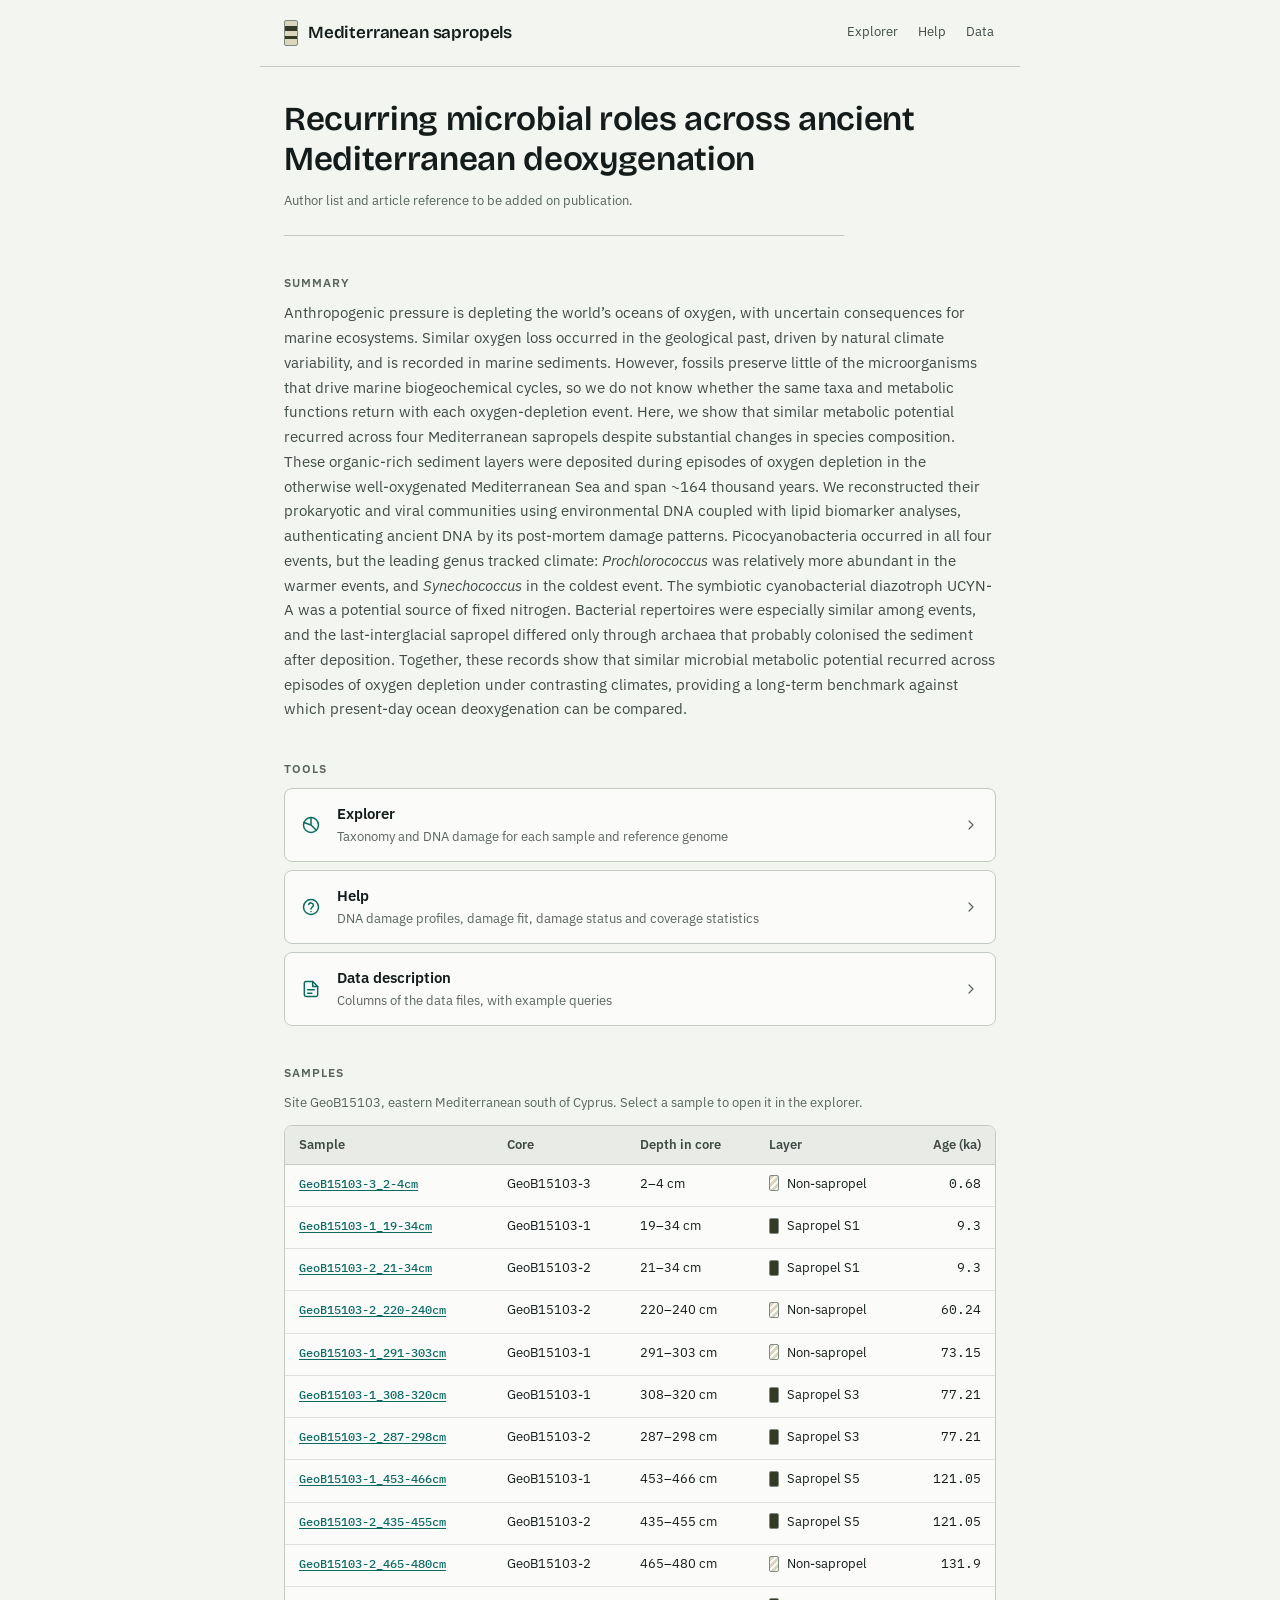
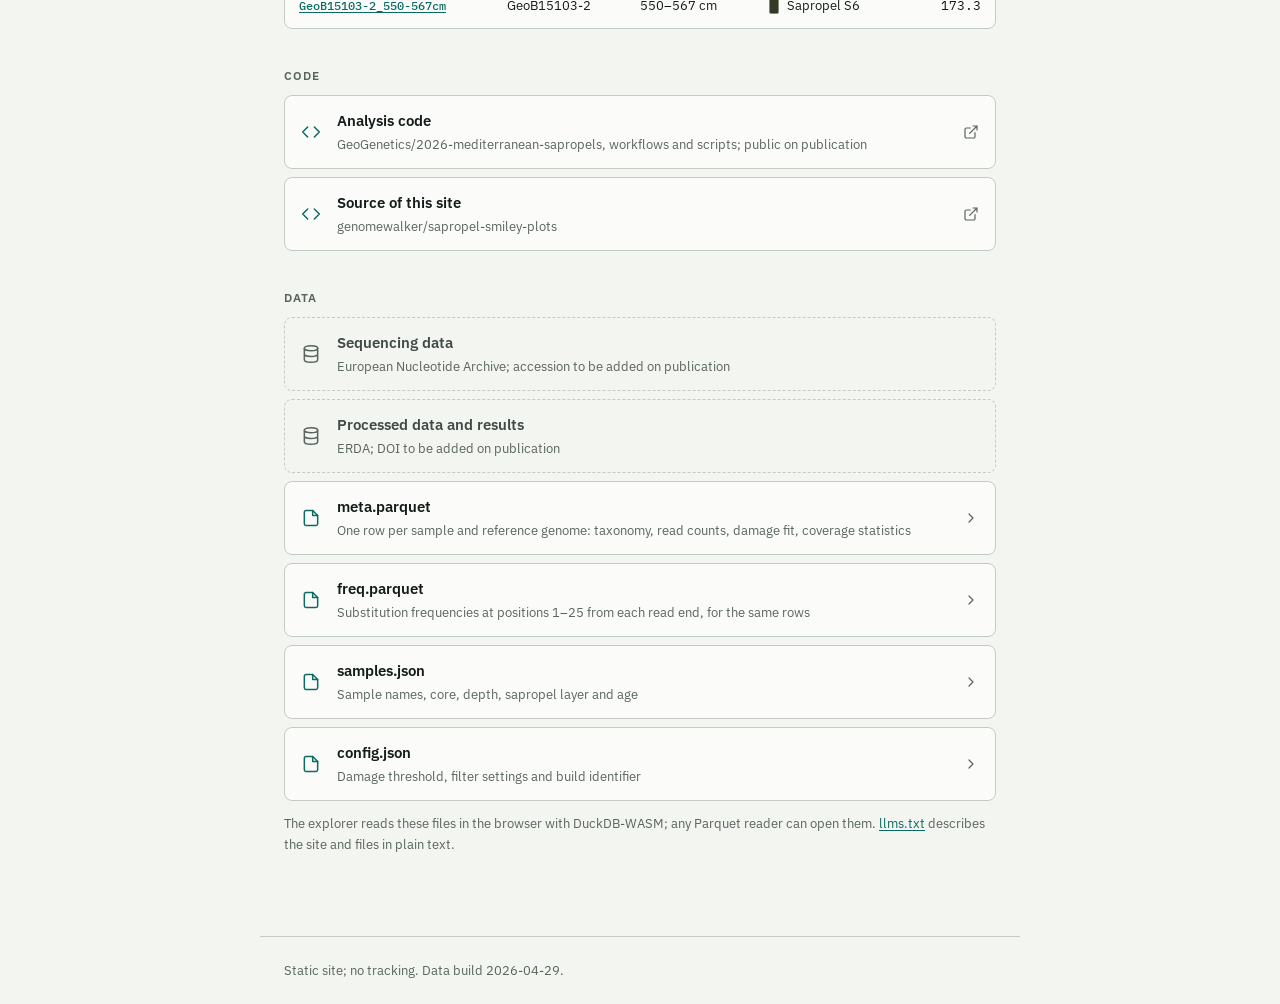
<file: index.html>
<!DOCTYPE html>
<html lang="en-GB">
<head>
    <meta charset="UTF-8">
    <meta name="viewport" content="width=device-width, initial-scale=1">
    <title>Recurring microbial roles across ancient Mediterranean deoxygenation</title>
    <meta name="description" content="Ancient-DNA damage estimates (metaDMG) for bacterial, archaeal and viral reference genomes in sediment samples from eastern Mediterranean cores GeoB15103-1, -2 and -3: sapropels S1, S3, S5 and S6 and non-sapropel intervals, 0.7–173 ka.">
    <link rel="canonical" href="https://sapropels.paleogenomics.eu/">
    <link rel="icon" href="favicon.svg" type="image/svg+xml">
    <link rel="alternate" type="text/plain" href="llms.txt" title="Machine-readable site description">
    <link rel="alternate" type="application/json" href="data/schema.json" title="Data schema">
    <link rel="preconnect" href="https://fonts.googleapis.com">
    <link rel="preconnect" href="https://fonts.gstatic.com" crossorigin>
    <link href="https://fonts.googleapis.com/css2?family=Bricolage+Grotesque:opsz,wght@12..96,500;12..96,600&family=IBM+Plex+Mono:wght@400;500&family=IBM+Plex+Sans:wght@400;500;600&display=swap" rel="stylesheet">
    <link rel="stylesheet" href="css/tokens.css">
    <link rel="stylesheet" href="css/pages.css">
    <link rel="stylesheet" href="css/landing.css">
    <script type="application/ld+json">
    {
        "@context": "https://schema.org",
        "@type": "Dataset",
        "name": "Mediterranean sapropel microbial communities",
        "description": "Per-genome ancient-DNA damage estimates (metaDMG) and coverage statistics for bacterial, archaeal and viral reference genomes in sediment samples from eastern Mediterranean cores GeoB15103-1, -2 and -3 (sapropels S1, S3, S5, S6 and non-sapropel intervals, 0.7–173 ka).",
        "url": "https://sapropels.paleogenomics.eu/",
        "keywords": ["ancient DNA", "sedaDNA", "sapropel", "Mediterranean", "metaDMG", "DNA damage", "metagenomics"],
        "distribution": [
            { "@type": "DataDownload", "encodingFormat": "application/vnd.apache.parquet", "contentUrl": "https://sapropels.paleogenomics.eu/meta.parquet" },
            { "@type": "DataDownload", "encodingFormat": "application/vnd.apache.parquet", "contentUrl": "https://sapropels.paleogenomics.eu/freq.parquet" },
            { "@type": "DataDownload", "encodingFormat": "application/json", "contentUrl": "https://sapropels.paleogenomics.eu/samples.json" },
            { "@type": "DataDownload", "encodingFormat": "application/json", "contentUrl": "https://sapropels.paleogenomics.eu/config.json" }
        ]
    }
    </script>
</head>
<body class="page landing-page">
    <a class="skip-link" href="#main">Skip to content</a>

    <header class="site-header">
        <a href="./" class="wordmark" aria-current="page"><span class="wordmark-mark" aria-hidden="true"></span>Mediterranean sapropels</a>
        <nav aria-label="Site">
            <a href="explorer/">Explorer</a>
            <a href="help.html">Help</a>
            <a href="#data">Data</a>
        </nav>
    </header>

    <main id="main" class="landing">
        <h1>Recurring microbial roles across ancient Mediterranean deoxygenation</h1>
        <!-- TODO(publication): author list, journal and DOI. -->
        <p class="landing-authors">Author list and article reference to be added on publication.</p>

        <section class="landing-section" aria-labelledby="summary-heading">
            <h2 id="summary-heading">Summary</h2>
            <p>Anthropogenic pressure is depleting the world’s oceans of oxygen, with uncertain consequences for marine ecosystems. Similar oxygen loss occurred in the geological past, driven by natural climate variability, and is recorded in marine sediments. However, fossils preserve little of the microorganisms that drive marine biogeochemical cycles, so we do not know whether the same taxa and metabolic functions return with each oxygen-depletion event. Here, we show that similar metabolic potential recurred across four Mediterranean sapropels despite substantial changes in species composition. These organic-rich sediment layers were deposited during episodes of oxygen depletion in the otherwise well-oxygenated Mediterranean Sea and span ~164 thousand years. We reconstructed their prokaryotic and viral communities using environmental DNA coupled with lipid biomarker analyses, authenticating ancient DNA by its post-mortem damage patterns. Picocyanobacteria occurred in all four events, but the leading genus tracked climate: <i>Prochlorococcus</i> was relatively more abundant in the warmer events, and <i>Synechococcus</i> in the coldest event. The symbiotic cyanobacterial diazotroph UCYN-A was a potential source of fixed nitrogen. Bacterial repertoires were especially similar among events, and the last-interglacial sapropel differed only through archaea that probably colonised the sediment after deposition. Together, these records show that similar microbial metabolic potential recurred across episodes of oxygen depletion under contrasting climates, providing a long-term benchmark against which present-day ocean deoxygenation can be compared.</p>
        </section>

        <section class="landing-section" aria-labelledby="tools-heading">
            <h2 id="tools-heading">Tools</h2>
            <div class="link-list">
                <a class="link-item" href="explorer/">
                    <svg class="link-icon" viewBox="0 0 24 24" aria-hidden="true"><circle cx="12" cy="12" r="9"/><path d="M12 3v9l6.4 6.4M12 12 3.5 9"/></svg>
                    <div class="link-text"><span class="link-title">Explorer</span><span class="link-desc">Taxonomy and DNA damage for each sample and reference genome</span></div>
                    <svg class="link-arrow" viewBox="0 0 24 24" aria-hidden="true"><path d="m9 18 6-6-6-6"/></svg>
                </a>
                <a class="link-item" href="help.html">
                    <svg class="link-icon" viewBox="0 0 24 24" aria-hidden="true"><circle cx="12" cy="12" r="9"/><path d="M9.1 9a3 3 0 0 1 5.8 1c0 2-3 2.5-3 4.5M12 17.5h.01"/></svg>
                    <div class="link-text"><span class="link-title">Help</span><span class="link-desc">DNA damage profiles, damage fit, damage status and coverage statistics</span></div>
                    <svg class="link-arrow" viewBox="0 0 24 24" aria-hidden="true"><path d="m9 18 6-6-6-6"/></svg>
                </a>
                <a class="link-item" href="data/README.md">
                    <svg class="link-icon" viewBox="0 0 24 24" aria-hidden="true"><path d="M14 3H6a2 2 0 0 0-2 2v14a2 2 0 0 0 2 2h12a2 2 0 0 0 2-2V9z"/><path d="M14 3v6h6M8 13h8M8 17h5"/></svg>
                    <div class="link-text"><span class="link-title">Data description</span><span class="link-desc">Columns of the data files, with example queries</span></div>
                    <svg class="link-arrow" viewBox="0 0 24 24" aria-hidden="true"><path d="m9 18 6-6-6-6"/></svg>
                </a>
            </div>
        </section>

        <section class="landing-section" aria-labelledby="samples-heading">
            <h2 id="samples-heading">Samples</h2>
            <p class="landing-note">Site GeoB15103, eastern Mediterranean south of Cyprus. Select a sample to open it in the explorer.</p>
            <div class="table-wrap">
                <table class="data" id="sample-table">
                    <caption class="visually-hidden">Samples in this data set</caption>
                    <thead>
                        <tr>
                            <th scope="col">Sample</th>
                            <th scope="col">Core</th>
                            <th scope="col">Depth in core</th>
                            <th scope="col">Layer</th>
                            <th scope="col" class="num">Age (ka)</th>
                        </tr>
                    </thead>
                    <tbody>
                        <tr><td colspan="5">Loading <a href="samples.json">samples.json</a>…</td></tr>
                    </tbody>
                </table>
            </div>
        </section>

        <section class="landing-section" aria-labelledby="code-heading">
            <h2 id="code-heading">Code</h2>
            <div class="link-list">
                <a class="link-item" href="https://github.com/GeoGenetics/2026-mediterranean-sapropels" rel="noopener">
                    <svg class="link-icon" viewBox="0 0 24 24" aria-hidden="true"><path d="m16 18 6-6-6-6M8 6l-6 6 6 6"/></svg>
                    <div class="link-text"><span class="link-title">Analysis code</span><span class="link-desc">GeoGenetics/2026-mediterranean-sapropels, workflows and scripts; public on publication</span></div>
                    <svg class="link-arrow" viewBox="0 0 24 24" aria-hidden="true"><path d="M18 13v6a2 2 0 0 1-2 2H5a2 2 0 0 1-2-2V8a2 2 0 0 1 2-2h6M15 3h6v6M10 14 21 3"/></svg>
                </a>
                <a class="link-item" href="https://github.com/genomewalker/sapropel-smiley-plots" rel="noopener">
                    <svg class="link-icon" viewBox="0 0 24 24" aria-hidden="true"><path d="m16 18 6-6-6-6M8 6l-6 6 6 6"/></svg>
                    <div class="link-text"><span class="link-title">Source of this site</span><span class="link-desc">genomewalker/sapropel-smiley-plots</span></div>
                    <svg class="link-arrow" viewBox="0 0 24 24" aria-hidden="true"><path d="M18 13v6a2 2 0 0 1-2 2H5a2 2 0 0 1-2-2V8a2 2 0 0 1 2-2h6M15 3h6v6M10 14 21 3"/></svg>
                </a>
            </div>
        </section>

        <section class="landing-section" id="data" aria-labelledby="data-heading">
            <h2 id="data-heading">Data</h2>
            <div class="link-list">
                <!-- TODO(data): ENA project accession and ERDA DOIs. -->
                <div class="link-item is-pending">
                    <svg class="link-icon" viewBox="0 0 24 24" aria-hidden="true"><ellipse cx="12" cy="5" rx="8" ry="3"/><path d="M20 12c0 1.7-3.6 3-8 3s-8-1.3-8-3M4 5v14c0 1.7 3.6 3 8 3s8-1.3 8-3V5"/></svg>
                    <div class="link-text"><span class="link-title">Sequencing data</span><span class="link-desc">European Nucleotide Archive; accession to be added on publication</span></div>
                </div>
                <div class="link-item is-pending">
                    <svg class="link-icon" viewBox="0 0 24 24" aria-hidden="true"><ellipse cx="12" cy="5" rx="8" ry="3"/><path d="M20 12c0 1.7-3.6 3-8 3s-8-1.3-8-3M4 5v14c0 1.7 3.6 3 8 3s8-1.3 8-3V5"/></svg>
                    <div class="link-text"><span class="link-title">Processed data and results</span><span class="link-desc">ERDA; DOI to be added on publication</span></div>
                </div>
                <a class="link-item" href="meta.parquet">
                    <svg class="link-icon" viewBox="0 0 24 24" aria-hidden="true"><path d="M14 3H6a2 2 0 0 0-2 2v14a2 2 0 0 0 2 2h12a2 2 0 0 0 2-2V9z"/><path d="M14 3v6h6"/></svg>
                    <div class="link-text"><span class="link-title">meta.parquet</span><span class="link-desc">One row per sample and reference genome: taxonomy, read counts, damage fit, coverage statistics</span></div>
                    <svg class="link-arrow" viewBox="0 0 24 24" aria-hidden="true"><path d="m9 18 6-6-6-6"/></svg>
                </a>
                <a class="link-item" href="freq.parquet">
                    <svg class="link-icon" viewBox="0 0 24 24" aria-hidden="true"><path d="M14 3H6a2 2 0 0 0-2 2v14a2 2 0 0 0 2 2h12a2 2 0 0 0 2-2V9z"/><path d="M14 3v6h6"/></svg>
                    <div class="link-text"><span class="link-title">freq.parquet</span><span class="link-desc">Substitution frequencies at positions 1–25 from each read end, for the same rows</span></div>
                    <svg class="link-arrow" viewBox="0 0 24 24" aria-hidden="true"><path d="m9 18 6-6-6-6"/></svg>
                </a>
                <a class="link-item" href="samples.json">
                    <svg class="link-icon" viewBox="0 0 24 24" aria-hidden="true"><path d="M14 3H6a2 2 0 0 0-2 2v14a2 2 0 0 0 2 2h12a2 2 0 0 0 2-2V9z"/><path d="M14 3v6h6"/></svg>
                    <div class="link-text"><span class="link-title">samples.json</span><span class="link-desc">Sample names, core, depth, sapropel layer and age</span></div>
                    <svg class="link-arrow" viewBox="0 0 24 24" aria-hidden="true"><path d="m9 18 6-6-6-6"/></svg>
                </a>
                <a class="link-item" href="config.json">
                    <svg class="link-icon" viewBox="0 0 24 24" aria-hidden="true"><path d="M14 3H6a2 2 0 0 0-2 2v14a2 2 0 0 0 2 2h12a2 2 0 0 0 2-2V9z"/><path d="M14 3v6h6"/></svg>
                    <div class="link-text"><span class="link-title">config.json</span><span class="link-desc">Damage threshold, filter settings and build identifier</span></div>
                    <svg class="link-arrow" viewBox="0 0 24 24" aria-hidden="true"><path d="m9 18 6-6-6-6"/></svg>
                </a>
            </div>
            <p class="landing-note">The explorer reads these files in the browser with DuckDB-WASM; any Parquet reader can open them. <a href="llms.txt">llms.txt</a> describes the site and files in plain text.</p>
        </section>
    </main>

    <footer class="site-footer">
        <p>Static site; no tracking. Data build <span data-config="build_id" data-format="date">see config.json</span>.</p>
    </footer>

    <script type="module" src="js/landing.js"></script>
</body>
</html>
</file>
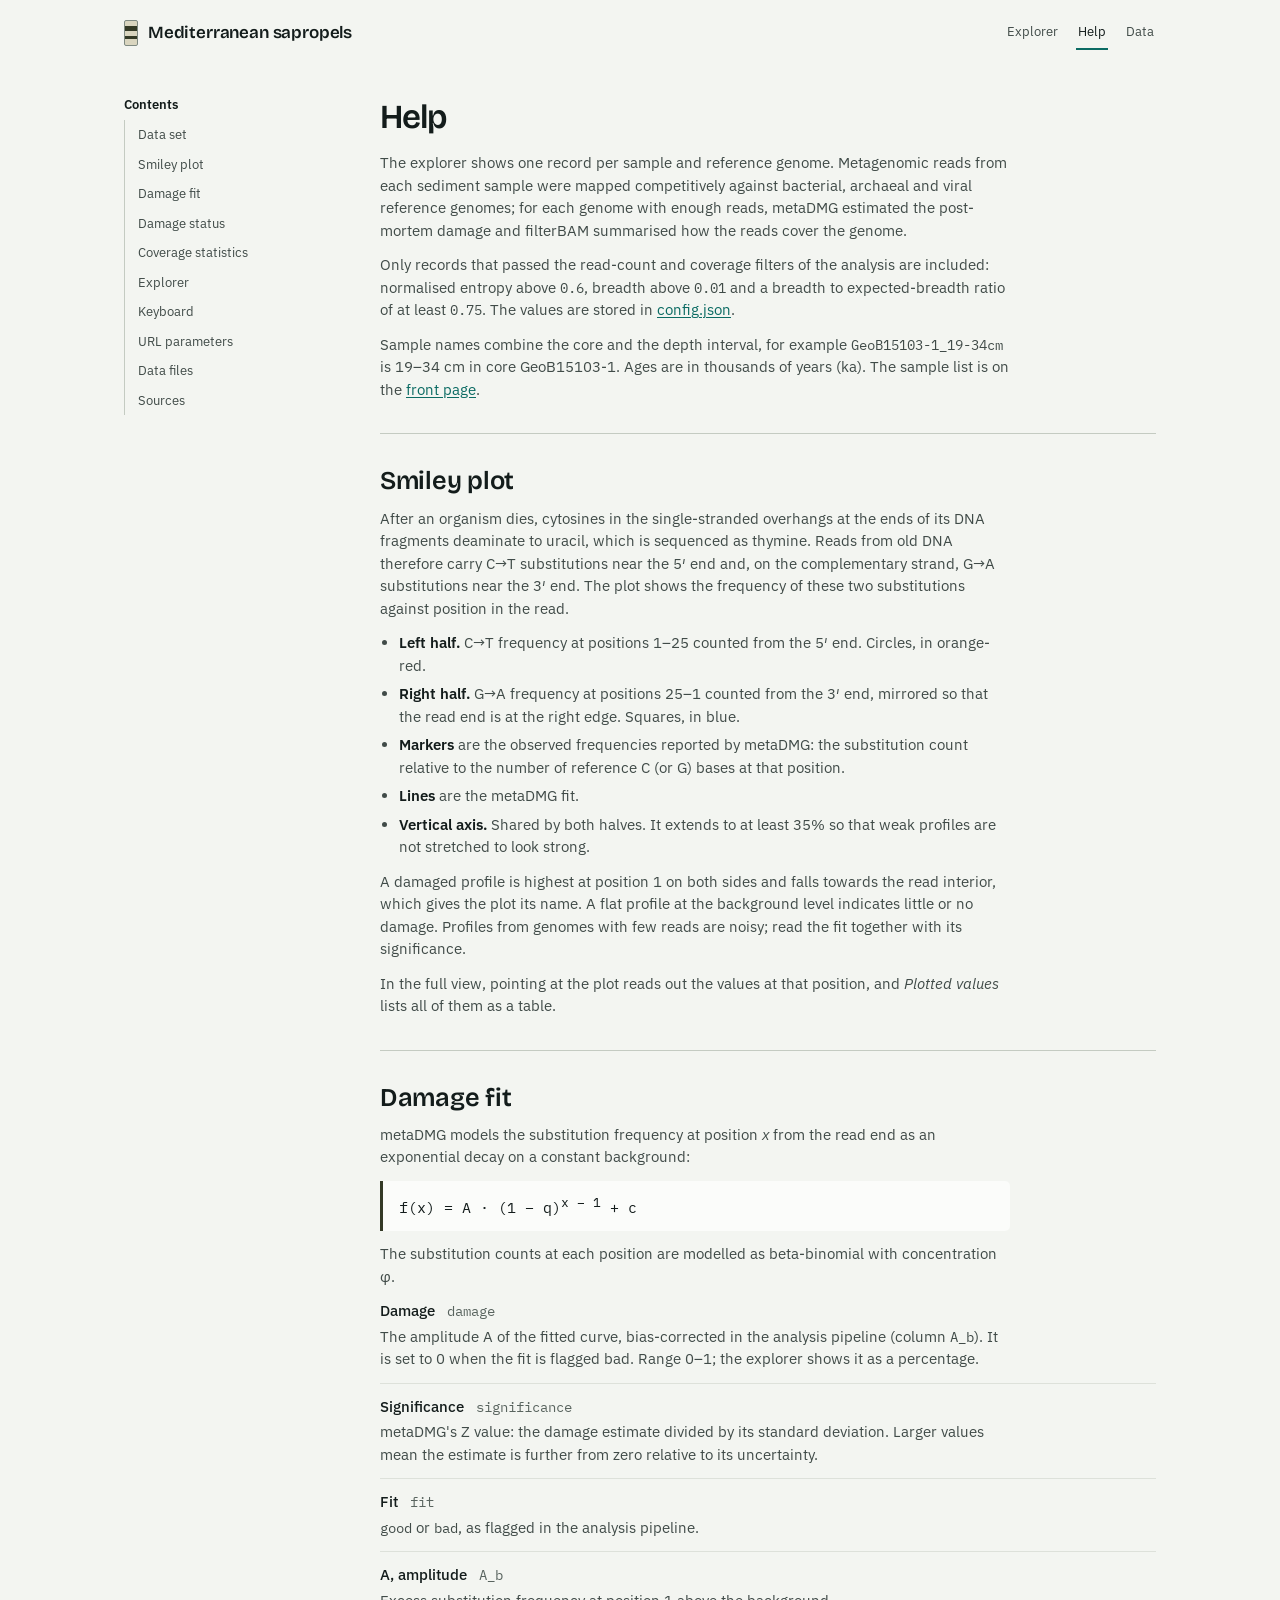
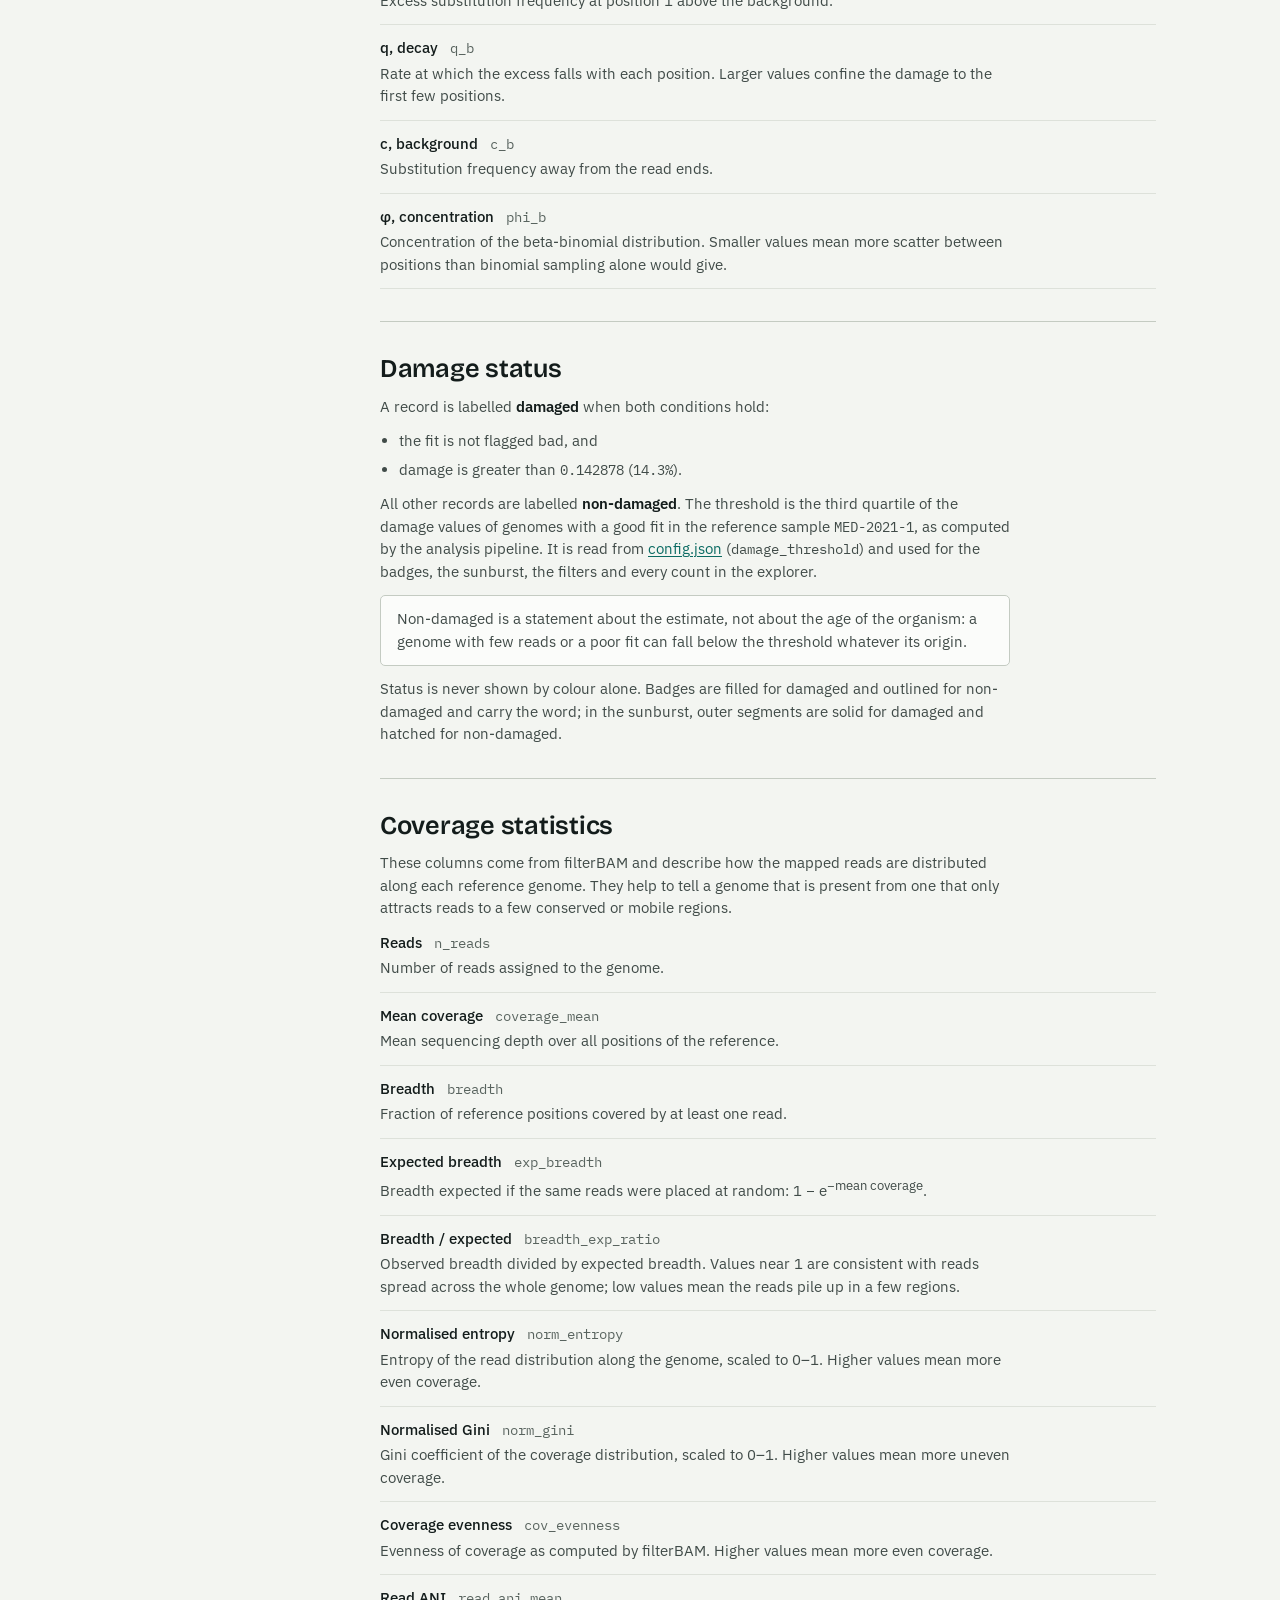
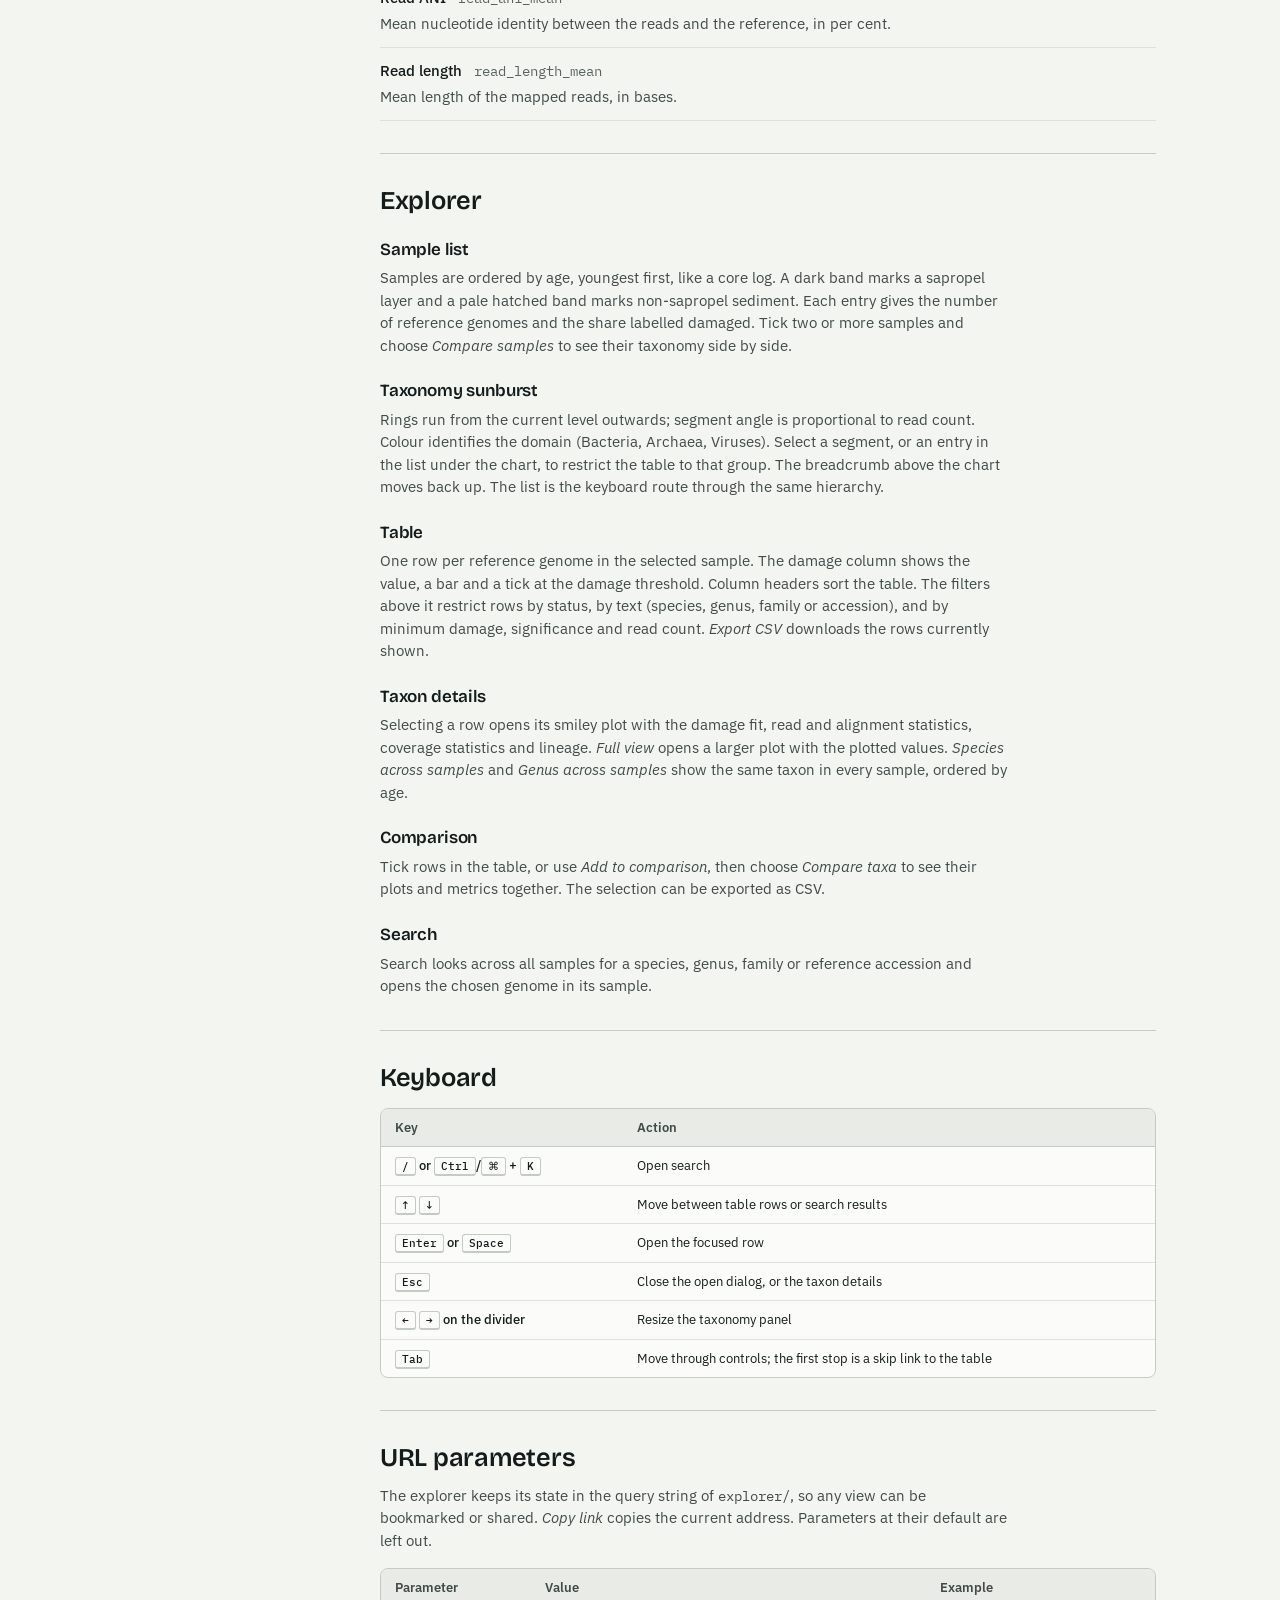
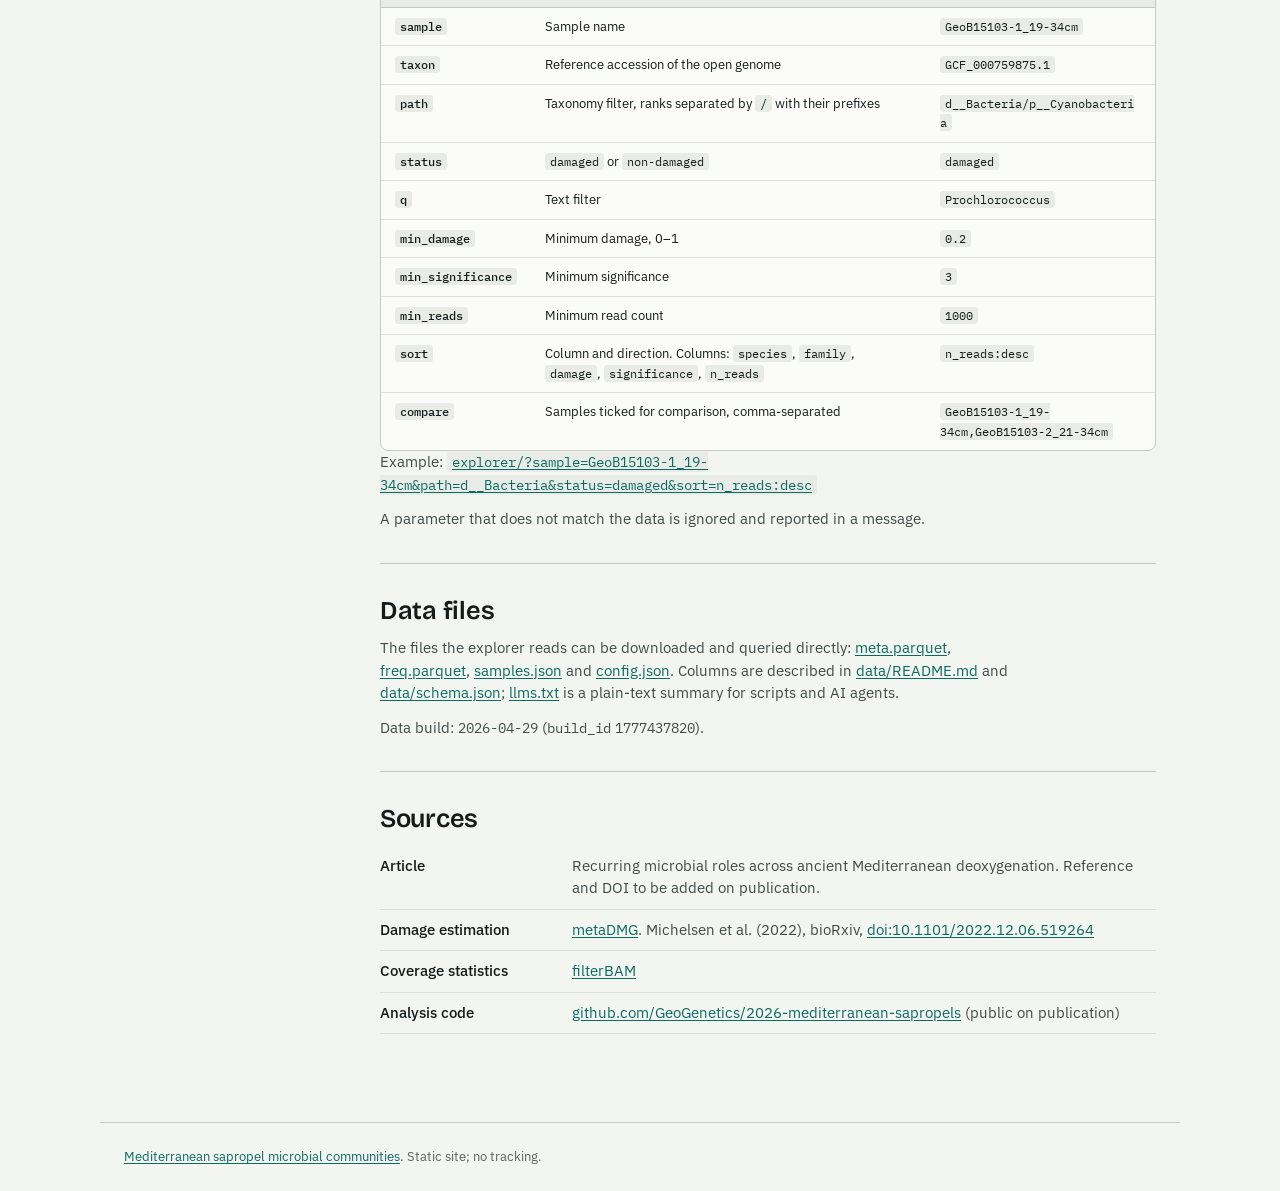
<file: help.html>
<!DOCTYPE html>
<html lang="en-GB">
<head>
    <meta charset="UTF-8">
    <meta name="viewport" content="width=device-width, initial-scale=1">
    <title>Help | Mediterranean sapropel microbial communities</title>
    <meta name="description" content="How to read the smiley plots, damage estimates and coverage statistics in the sapropel explorer, and how to link to a view.">
    <link rel="canonical" href="https://sapropels.paleogenomics.eu/help.html">
    <link rel="icon" href="favicon.svg" type="image/svg+xml">
    <link rel="alternate" type="text/plain" href="llms.txt" title="Machine-readable site description">
    <link rel="preconnect" href="https://fonts.googleapis.com">
    <link rel="preconnect" href="https://fonts.gstatic.com" crossorigin>
    <link href="https://fonts.googleapis.com/css2?family=Bricolage+Grotesque:opsz,wght@12..96,500;12..96,600&family=IBM+Plex+Mono:wght@400;500&family=IBM+Plex+Sans:wght@400;500;600&display=swap" rel="stylesheet">
    <link rel="stylesheet" href="css/tokens.css">
    <link rel="stylesheet" href="css/pages.css">
</head>
<body class="page">
    <a class="skip-link" href="#main">Skip to content</a>

    <header class="site-header">
        <a href="./" class="wordmark"><span class="wordmark-mark" aria-hidden="true"></span>Mediterranean sapropels</a>
        <nav aria-label="Site">
            <a href="explorer/">Explorer</a>
            <a href="help.html" aria-current="page">Help</a>
            <a href="./#data">Data</a>
        </nav>
    </header>

    <div class="help-layout">
        <nav class="toc" aria-labelledby="toc-heading">
            <h2 id="toc-heading">Contents</h2>
            <ol>
                <li><a href="#data-set">Data set</a></li>
                <li><a href="#smiley">Smiley plot</a></li>
                <li><a href="#fit">Damage fit</a></li>
                <li><a href="#status">Damage status</a></li>
                <li><a href="#coverage">Coverage statistics</a></li>
                <li><a href="#explorer">Explorer</a></li>
                <li><a href="#keyboard">Keyboard</a></li>
                <li><a href="#url">URL parameters</a></li>
                <li><a href="#files">Data files</a></li>
                <li><a href="#sources">Sources</a></li>
            </ol>
        </nav>

        <main id="main">
            <section id="data-set" aria-labelledby="h-data-set">
                <h1 id="h-data-set">Help</h1>
                <p>The explorer shows one record per sample and reference genome. Metagenomic reads from each sediment
                   sample were mapped competitively against bacterial, archaeal and viral reference genomes; for each
                   genome with enough reads, metaDMG estimated the post-mortem damage and filterBAM summarised how the
                   reads cover the genome.</p>
                <p>Only records that passed the read-count and coverage filters of the analysis are included:
                   normalised entropy above <span class="mono" data-config="qc.norm_entropy_gt">the value in config.json</span>,
                   breadth above <span class="mono" data-config="qc.breadth_gt">the value in config.json</span> and
                   a breadth to expected-breadth ratio of at least
                   <span class="mono" data-config="qc.breadth_exp_ratio_ge">the value in config.json</span>.
                   The values are stored in <a href="config.json">config.json</a>.</p>
                <p>Sample names combine the core and the depth interval, for example
                   <span class="mono">GeoB15103-1_19-34cm</span> is 19–34 cm in core GeoB15103-1. Ages are in thousands
                   of years (ka). The sample list is on the <a href="./#samples-heading">front page</a>.</p>
            </section>

            <section id="smiley" aria-labelledby="h-smiley">
                <h2 id="h-smiley">Smiley plot</h2>
                <p>After an organism dies, cytosines in the single-stranded overhangs at the ends of its DNA fragments
                   deaminate to uracil, which is sequenced as thymine. Reads from old DNA therefore carry C→T
                   substitutions near the 5′ end and, on the complementary strand, G→A substitutions near the 3′ end.
                   The plot shows the frequency of these two substitutions against position in the read.</p>
                <ul>
                    <li><strong>Left half.</strong> C→T frequency at positions 1–25 counted from the 5′ end. Circles, in orange-red.</li>
                    <li><strong>Right half.</strong> G→A frequency at positions 25–1 counted from the 3′ end, mirrored so that
                        the read end is at the right edge. Squares, in blue.</li>
                    <li><strong>Markers</strong> are the observed frequencies reported by metaDMG: the substitution count
                        relative to the number of reference C (or G) bases at that position.</li>
                    <li><strong>Lines</strong> are the metaDMG fit.</li>
                    <li><strong>Vertical axis.</strong> Shared by both halves. It extends to at least 35% so that weak profiles
                        are not stretched to look strong.</li>
                </ul>
                <p>A damaged profile is highest at position 1 on both sides and falls towards the read interior, which gives
                   the plot its name. A flat profile at the background level indicates little or no damage. Profiles from
                   genomes with few reads are noisy; read the fit together with its significance.</p>
                <p>In the full view, pointing at the plot reads out the values at that position, and
                   <em>Plotted values</em> lists all of them as a table.</p>
            </section>

            <section id="fit" aria-labelledby="h-fit">
                <h2 id="h-fit">Damage fit</h2>
                <p>metaDMG models the substitution frequency at position <var>x</var> from the read end as an exponential
                   decay on a constant background:</p>
                <p class="formula">f(x) = A · (1 − q)<sup>x − 1</sup> + c</p>
                <p>The substitution counts at each position are modelled as beta-binomial with concentration φ.</p>
                <dl class="terms">
                    <div><dt>Damage <span class="mono">damage</span></dt>
                        <dd>The amplitude A of the fitted curve, bias-corrected in the analysis pipeline
                            (column <span class="mono">A_b</span>). It is set to 0 when the fit is flagged bad. Range 0–1;
                            the explorer shows it as a percentage.</dd></div>
                    <div><dt>Significance <span class="mono">significance</span></dt>
                        <dd>metaDMG's Z value: the damage estimate divided by its standard deviation. Larger values mean the
                            estimate is further from zero relative to its uncertainty.</dd></div>
                    <div><dt>Fit <span class="mono">fit</span></dt>
                        <dd><span class="mono">good</span> or <span class="mono">bad</span>, as flagged in the analysis pipeline.</dd></div>
                    <div><dt>A, amplitude <span class="mono">A_b</span></dt>
                        <dd>Excess substitution frequency at position 1 above the background.</dd></div>
                    <div><dt>q, decay <span class="mono">q_b</span></dt>
                        <dd>Rate at which the excess falls with each position. Larger values confine the damage to the first few positions.</dd></div>
                    <div><dt>c, background <span class="mono">c_b</span></dt>
                        <dd>Substitution frequency away from the read ends.</dd></div>
                    <div><dt>φ, concentration <span class="mono">phi_b</span></dt>
                        <dd>Concentration of the beta-binomial distribution. Smaller values mean more scatter between positions than binomial sampling alone would give.</dd></div>
                </dl>
            </section>

            <section id="status" aria-labelledby="h-status">
                <h2 id="h-status">Damage status</h2>
                <p>A record is labelled <strong>damaged</strong> when both conditions hold:</p>
                <ul>
                    <li>the fit is not flagged bad, and</li>
                    <li>damage is greater than <span class="mono" data-config="damage_threshold">the threshold in config.json</span>
                        (<span class="mono" data-config="damage_threshold" data-format="percent"></span>).</li>
                </ul>
                <p>All other records are labelled <strong>non-damaged</strong>. The threshold is the third quartile of the
                   damage values of genomes with a good fit in the reference sample
                   <span class="mono" data-config="threshold_ref_sample">named in config.json</span>, as computed by the
                   analysis pipeline. It is read from <a href="config.json">config.json</a> (<span class="mono">damage_threshold</span>)
                   and used for the badges, the sunburst, the filters and every count in the explorer.</p>
                <p class="note">Non-damaged is a statement about the estimate, not about the age of the organism: a genome
                   with few reads or a poor fit can fall below the threshold whatever its origin.</p>
                <p>Status is never shown by colour alone. Badges are filled for damaged and outlined for non-damaged and
                   carry the word; in the sunburst, outer segments are solid for damaged and hatched for non-damaged.</p>
            </section>

            <section id="coverage" aria-labelledby="h-coverage">
                <h2 id="h-coverage">Coverage statistics</h2>
                <p>These columns come from filterBAM and describe how the mapped reads are distributed along each
                   reference genome. They help to tell a genome that is present from one that only attracts reads to a
                   few conserved or mobile regions.</p>
                <dl class="terms">
                    <div><dt>Reads <span class="mono">n_reads</span></dt>
                        <dd>Number of reads assigned to the genome.</dd></div>
                    <div><dt>Mean coverage <span class="mono">coverage_mean</span></dt>
                        <dd>Mean sequencing depth over all positions of the reference.</dd></div>
                    <div><dt>Breadth <span class="mono">breadth</span></dt>
                        <dd>Fraction of reference positions covered by at least one read.</dd></div>
                    <div><dt>Expected breadth <span class="mono">exp_breadth</span></dt>
                        <dd>Breadth expected if the same reads were placed at random: 1 − e<sup>−mean coverage</sup>.</dd></div>
                    <div><dt>Breadth / expected <span class="mono">breadth_exp_ratio</span></dt>
                        <dd>Observed breadth divided by expected breadth. Values near 1 are consistent with reads spread
                            across the whole genome; low values mean the reads pile up in a few regions.</dd></div>
                    <div><dt>Normalised entropy <span class="mono">norm_entropy</span></dt>
                        <dd>Entropy of the read distribution along the genome, scaled to 0–1. Higher values mean more even coverage.</dd></div>
                    <div><dt>Normalised Gini <span class="mono">norm_gini</span></dt>
                        <dd>Gini coefficient of the coverage distribution, scaled to 0–1. Higher values mean more uneven coverage.</dd></div>
                    <div><dt>Coverage evenness <span class="mono">cov_evenness</span></dt>
                        <dd>Evenness of coverage as computed by filterBAM. Higher values mean more even coverage.</dd></div>
                    <div><dt>Read ANI <span class="mono">read_ani_mean</span></dt>
                        <dd>Mean nucleotide identity between the reads and the reference, in per cent.</dd></div>
                    <div><dt>Read length <span class="mono">read_length_mean</span></dt>
                        <dd>Mean length of the mapped reads, in bases.</dd></div>
                </dl>
            </section>

            <section id="explorer" aria-labelledby="h-explorer">
                <h2 id="h-explorer">Explorer</h2>
                <h3>Sample list</h3>
                <p>Samples are ordered by age, youngest first, like a core log. A dark band marks a sapropel layer and a
                   pale hatched band marks non-sapropel sediment. Each entry gives the number of reference genomes and
                   the share labelled damaged. Tick two or more samples and choose <em>Compare samples</em> to see
                   their taxonomy side by side.</p>
                <h3>Taxonomy sunburst</h3>
                <p>Rings run from the current level outwards; segment angle is proportional to read count. Colour
                   identifies the domain (Bacteria, Archaea, Viruses). Select a segment, or an entry in the list under
                   the chart, to restrict the table to that group. The breadcrumb above the chart moves back up. The
                   list is the keyboard route through the same hierarchy.</p>
                <h3>Table</h3>
                <p>One row per reference genome in the selected sample. The damage column shows the value, a bar and a
                   tick at the damage threshold. Column headers sort the table. The filters above it restrict rows by
                   status, by text (species, genus, family or accession), and by minimum damage, significance and
                   read count. <em>Export CSV</em> downloads the rows currently shown.</p>
                <h3>Taxon details</h3>
                <p>Selecting a row opens its smiley plot with the damage fit, read and alignment statistics, coverage
                   statistics and lineage. <em>Full view</em> opens a larger plot with the plotted values.
                   <em>Species across samples</em> and <em>Genus across samples</em> show the same taxon in every
                   sample, ordered by age.</p>
                <h3>Comparison</h3>
                <p>Tick rows in the table, or use <em>Add to comparison</em>, then choose <em>Compare taxa</em> to see
                   their plots and metrics together. The selection can be exported as CSV.</p>
                <h3>Search</h3>
                <p>Search looks across all samples for a species, genus, family or reference accession and opens the
                   chosen genome in its sample.</p>
            </section>

            <section id="keyboard" aria-labelledby="h-keyboard">
                <h2 id="h-keyboard">Keyboard</h2>
                <div class="table-wrap">
                    <table class="data">
                        <thead><tr><th scope="col">Key</th><th scope="col">Action</th></tr></thead>
                        <tbody>
                            <tr><th scope="row"><kbd>/</kbd> or <kbd>Ctrl</kbd>/<kbd>⌘</kbd> + <kbd>K</kbd></th><td>Open search</td></tr>
                            <tr><th scope="row"><kbd>↑</kbd> <kbd>↓</kbd></th><td>Move between table rows or search results</td></tr>
                            <tr><th scope="row"><kbd>Enter</kbd> or <kbd>Space</kbd></th><td>Open the focused row</td></tr>
                            <tr><th scope="row"><kbd>Esc</kbd></th><td>Close the open dialog, or the taxon details</td></tr>
                            <tr><th scope="row"><kbd>←</kbd> <kbd>→</kbd> on the divider</th><td>Resize the taxonomy panel</td></tr>
                            <tr><th scope="row"><kbd>Tab</kbd></th><td>Move through controls; the first stop is a skip link to the table</td></tr>
                        </tbody>
                    </table>
                </div>
            </section>

            <section id="url" aria-labelledby="h-url">
                <h2 id="h-url">URL parameters</h2>
                <p>The explorer keeps its state in the query string of <span class="mono">explorer/</span>, so any view can be
                   bookmarked or shared. <em>Copy link</em> copies the current address. Parameters at their default are
                   left out.</p>
                <div class="table-wrap">
                    <table class="data">
                        <thead><tr><th scope="col">Parameter</th><th scope="col">Value</th><th scope="col">Example</th></tr></thead>
                        <tbody>
                            <tr><th scope="row"><code>sample</code></th><td>Sample name</td><td><code>GeoB15103-1_19-34cm</code></td></tr>
                            <tr><th scope="row"><code>taxon</code></th><td>Reference accession of the open genome</td><td><code>GCF_000759875.1</code></td></tr>
                            <tr><th scope="row"><code>path</code></th><td>Taxonomy filter, ranks separated by <code>/</code> with their prefixes</td><td><code>d__Bacteria/p__Cyanobacteria</code></td></tr>
                            <tr><th scope="row"><code>status</code></th><td><code>damaged</code> or <code>non-damaged</code></td><td><code>damaged</code></td></tr>
                            <tr><th scope="row"><code>q</code></th><td>Text filter</td><td><code>Prochlorococcus</code></td></tr>
                            <tr><th scope="row"><code>min_damage</code></th><td>Minimum damage, 0–1</td><td><code>0.2</code></td></tr>
                            <tr><th scope="row"><code>min_significance</code></th><td>Minimum significance</td><td><code>3</code></td></tr>
                            <tr><th scope="row"><code>min_reads</code></th><td>Minimum read count</td><td><code>1000</code></td></tr>
                            <tr><th scope="row"><code>sort</code></th><td>Column and direction. Columns: <code>species</code>, <code>family</code>, <code>damage</code>, <code>significance</code>, <code>n_reads</code></td><td><code>n_reads:desc</code></td></tr>
                            <tr><th scope="row"><code>compare</code></th><td>Samples ticked for comparison, comma-separated</td><td><code>GeoB15103-1_19-34cm,GeoB15103-2_21-34cm</code></td></tr>
                        </tbody>
                    </table>
                </div>
                <p>Example: <a href="explorer/?sample=GeoB15103-1_19-34cm&amp;path=d__Bacteria&amp;status=damaged&amp;sort=n_reads:desc"><code>explorer/?sample=GeoB15103-1_19-34cm&amp;path=d__Bacteria&amp;status=damaged&amp;sort=n_reads:desc</code></a></p>
                <p>A parameter that does not match the data is ignored and reported in a message.</p>
            </section>

            <section id="files" aria-labelledby="h-files">
                <h2 id="h-files">Data files</h2>
                <p>The files the explorer reads can be downloaded and queried directly:
                   <a href="meta.parquet" download>meta.parquet</a>, <a href="freq.parquet" download>freq.parquet</a>,
                   <a href="samples.json" download>samples.json</a> and <a href="config.json" download>config.json</a>.
                   Columns are described in <a href="data/README.md">data/README.md</a> and
                   <a href="data/schema.json">data/schema.json</a>; <a href="llms.txt">llms.txt</a> is a plain-text
                   summary for scripts and AI agents.</p>
                <p>Data build: <span class="mono" data-config="build_id" data-format="date">see config.json</span>
                   (<span class="mono">build_id</span> <span class="mono" data-config="build_id"></span>).</p>
            </section>

            <section id="sources" aria-labelledby="h-sources">
                <h2 id="h-sources">Sources</h2>
                <dl class="sources">
                    <!-- TODO(publication): replace with the full reference and DOI once the article is published. -->
                    <div><dt>Article</dt><dd>Recurring microbial roles across ancient Mediterranean deoxygenation. Reference and DOI to be added on publication.</dd></div>
                    <div><dt>Damage estimation</dt><dd><a href="https://github.com/metaDMG-dev/metaDMG-core">metaDMG</a>.
                        Michelsen et al. (2022), bioRxiv, <a href="https://doi.org/10.1101/2022.12.06.519264">doi:10.1101/2022.12.06.519264</a></dd></div>
                    <div><dt>Coverage statistics</dt><dd><a href="https://github.com/genomewalker/bam-filter">filterBAM</a></dd></div>
                    <div><dt>Analysis code</dt><dd><a href="https://github.com/GeoGenetics/2026-mediterranean-sapropels">github.com/GeoGenetics/2026-mediterranean-sapropels</a> (public on publication)</dd></div>
                </dl>
            </section>
        </main>
    </div>

    <footer class="site-footer">
        <p><a href="./">Mediterranean sapropel microbial communities</a>. Static site; no tracking.</p>
    </footer>

    <script type="module" src="js/landing.js"></script>
</body>
</html>
</file>
<file: css/tokens.css>
/* Design tokens and base styles shared by every page.
 *
 * Palette reference: a split sediment core. Pale grey-green marl for surfaces,
 * olive-black sapropel for emphasis, deep-water teal for interaction.
 *
 * Chart colours were checked for colour-vision-deficiency separation
 * (protan, deutan, tritan) against the page surfaces; see README.md.
 */

:root {
    color-scheme: light;

    /* Surfaces, lightest to darkest */
    --bg-deep: #fbfcfa;
    --bg-base: #f3f5f1;
    --bg-raised: #e9ece6;
    --bg-elevated: #dee2db;
    --bg-hover: #d3d9d1;

    --border-subtle: #dde1da;
    --border-default: #c4cbc2;
    --border-strong: #7f8a82;

    --text-primary: #131c1b;
    --text-secondary: #404b48;
    --text-tertiary: #59645f;
    --text-inverse: #ffffff;

    /* Interaction */
    --accent-primary: #0b6b63;
    --accent-secondary: #084f49;
    --accent-muted: #3f736d;
    --accent-glow: rgba(11, 107, 99, 0.12);
    --focus-ring: #0b6b63;

    /* Sediment */
    --sapropel: #343a26;
    --sapropel-ink: #f1f2e8;
    --marl: #d9d5bf;
    --marl-ink: #2c2f22;

    /* Smiley plot series */
    --damage-5prime: #c4491d;   /* C→T, 5′ end */
    --damage-3prime: #1f6fb5;   /* G→A, 3′ end */
    --damage-model: var(--text-primary);

    /* Taxonomic domains (sunburst) */
    --domain-bacteria: #2470b8;
    --domain-archaea: #c2498f;
    --domain-viruses: #b07a10;
    --domain-other: #6b7570;

    /* Damage status. Status is never shown by colour alone: badges carry
       text, sunburst leaves use solid (damaged) against hatched fills. */
    --status-damaged: #0b6b63;
    --status-non-damaged: #59645f;
    --status-ancient-glow: rgba(11, 107, 99, 0.12);
    --warn: #8a5a00;
    --error: #a3271b;

    --plot-bg: #fbfcfa;
    --plot-grid: #dde1da;
    --plot-axis: #59645f;

    --scrim: rgba(12, 20, 21, 0.62);

    /* Spacing */
    --space-xs: 4px;
    --space-sm: 8px;
    --space-md: 12px;
    --space-lg: 16px;
    --space-xl: 24px;
    --space-2xl: 32px;
    --space-3xl: 56px;

    /* Type: Bricolage Grotesque for headings, IBM Plex Sans for text,
       IBM Plex Mono for sample identifiers and tabular numbers. */
    --font-display: 'Bricolage Grotesque', 'IBM Plex Sans', system-ui, sans-serif;
    --font-sans: 'IBM Plex Sans', system-ui, -apple-system, 'Segoe UI', sans-serif;
    --font-mono: 'IBM Plex Mono', ui-monospace, 'SF Mono', Menlo, monospace;

    /* Type scale (1.2 minor third on a 15px base) */
    --text-xs: 0.75rem;
    --text-sm: 0.8125rem;
    --text-base: 0.9375rem;
    --text-md: 1.0625rem;
    --text-lg: 1.3rem;
    --text-xl: 1.6rem;
    --text-2xl: 2.1rem;
    --text-3xl: 2.9rem;

    --transition-fast: 0.1s ease;
    --transition-base: 0.18s ease;
    --transition-slow: 0.28s ease;

    --shadow-sm: 0 1px 2px rgba(19, 28, 27, 0.08);
    --shadow-md: 0 4px 14px rgba(19, 28, 27, 0.12);
    --shadow-lg: 0 12px 32px rgba(19, 28, 27, 0.18);
    --shadow-glow: 0 4px 16px rgba(11, 107, 99, 0.12);

    --radius-sm: 3px;
    --radius-md: 5px;
    --radius-lg: 8px;
    --radius-xl: 12px;

    /* Kept for inherited component rules */
    --parchment-gradient: none;
    --patina-green: var(--accent-muted);
    --patina-light: var(--accent-muted);
}

/* ---------- Base ---------- */

*,
*::before,
*::after {
    box-sizing: border-box;
    margin: 0;
    padding: 0;
}

[hidden] {
    display: none !important;
}

html {
    font-size: 100%;
    -webkit-text-size-adjust: 100%;
}

body {
    font-family: var(--font-sans);
    font-size: var(--text-base);
    line-height: 1.5;
    color: var(--text-primary);
    background: var(--bg-deep);
}

h1, h2, h3, h4 {
    font-family: var(--font-display);
    font-weight: 600;
    line-height: 1.15;
    letter-spacing: -0.01em;
}

a {
    color: var(--accent-primary);
    text-underline-offset: 0.15em;
}

a:hover {
    color: var(--accent-secondary);
}

button,
input,
select {
    font: inherit;
    color: inherit;
}

code,
kbd,
.mono {
    font-family: var(--font-mono);
    font-size: 0.92em;
}

/* One focus style everywhere; :focus-visible keeps it off mouse clicks. */
:focus-visible {
    outline: 2px solid var(--focus-ring);
    outline-offset: 2px;
    border-radius: var(--radius-sm);
}

.visually-hidden {
    position: absolute;
    width: 1px;
    height: 1px;
    overflow: hidden;
    clip-path: inset(50%);
    white-space: nowrap;
}

.skip-link {
    position: absolute;
    left: var(--space-md);
    top: -48px;
    z-index: 10000;
    padding: var(--space-sm) var(--space-md);
    background: var(--text-primary);
    color: var(--bg-deep);
    border-radius: var(--radius-md);
}

.skip-link:focus {
    top: var(--space-md);
    color: var(--bg-deep);
}

::-webkit-scrollbar {
    width: 10px;
    height: 10px;
}

::-webkit-scrollbar-track {
    background: transparent;
}

::-webkit-scrollbar-thumb {
    background: var(--border-default);
    border-radius: 5px;
    border: 2px solid var(--bg-deep);
}

::-webkit-scrollbar-thumb:hover {
    background: var(--border-strong);
}

/* ---------- Shared pieces ---------- */

.wordmark {
    display: inline-flex;
    align-items: center;
    gap: 10px;
    font-family: var(--font-display);
    font-weight: 600;
    font-size: var(--text-md);
    letter-spacing: -0.01em;
    color: var(--text-primary);
    text-decoration: none;
    white-space: nowrap;
}

.wordmark:hover {
    color: var(--text-primary);
}

/* Core-section mark: marl with two sapropel bands. */
.wordmark-mark {
    width: 14px;
    height: 26px;
    border-radius: 2px;
    border: 1px solid var(--border-strong);
    background: linear-gradient(
        to bottom,
        var(--marl) 0 22%,
        var(--sapropel) 22% 40%,
        var(--marl) 40% 62%,
        var(--sapropel) 62% 74%,
        var(--marl) 74% 100%
    );
    flex: none;
}

.btn {
    display: inline-flex;
    align-items: center;
    gap: 6px;
    min-height: 34px;
    padding: 0 12px;
    font-size: var(--text-sm);
    font-weight: 500;
    line-height: 1;
    text-decoration: none;
    white-space: nowrap;
    color: var(--text-primary);
    background: var(--bg-deep);
    border: 1px solid var(--border-default);
    border-radius: var(--radius-md);
    cursor: pointer;
    transition: background var(--transition-fast), border-color var(--transition-fast);
}

.btn:hover {
    background: var(--bg-raised);
    border-color: var(--border-strong);
    color: var(--text-primary);
}

.btn svg {
    width: 15px;
    height: 15px;
    flex: none;
}

.btn-primary {
    background: var(--accent-primary);
    border-color: var(--accent-primary);
    color: var(--text-inverse);
}

.btn-primary:hover {
    background: var(--accent-secondary);
    border-color: var(--accent-secondary);
    color: var(--text-inverse);
}

.btn-ghost {
    background: transparent;
    border-color: transparent;
}

.btn-sm {
    min-height: 28px;
    padding: 0 8px;
}

.btn-icon {
    width: 34px;
    padding: 0;
    justify-content: center;
}

.count-badge {
    min-width: 18px;
    padding: 2px 5px;
    font-family: var(--font-mono);
    font-size: 11px;
    line-height: 1.2;
    text-align: center;
    color: var(--text-inverse);
    background: var(--accent-primary);
    border-radius: 9px;
}

/* Damage status: filled for damaged, outlined for non-damaged, always with text. */
.status-badge {
    display: inline-flex;
    align-items: center;
    gap: 5px;
    padding: 2px 8px;
    font-size: var(--text-xs);
    font-weight: 500;
    line-height: 1.4;
    white-space: nowrap;
    border-radius: 10px;
    border: 1px solid var(--status-non-damaged);
    color: var(--text-secondary);
    background: transparent;
    text-transform: none;
    letter-spacing: 0;
}

.status-badge::before {
    content: '';
    width: 7px;
    height: 7px;
    border-radius: 50%;
    border: 1.5px solid currentColor;
}

.status-badge.damaged {
    border-color: var(--status-damaged);
    background: var(--status-damaged);
    color: var(--text-inverse);
}

.status-badge.damaged::before {
    background: currentColor;
}

.spinner {
    width: 18px;
    height: 18px;
    border: 2px solid var(--border-default);
    border-top-color: var(--accent-primary);
    border-radius: 50%;
    animation: spin 0.8s linear infinite;
}

@keyframes spin {
    to { transform: rotate(360deg); }
}

@media (prefers-reduced-motion: reduce) {
    *,
    *::before,
    *::after {
        animation-duration: 0.01ms !important;
        animation-iteration-count: 1 !important;
        transition-duration: 0.01ms !important;
        scroll-behavior: auto !important;
    }
}

@media (forced-colors: active) {
    .status-badge,
    .btn {
        border: 1px solid ButtonText;
    }
}
</file>
<file: css/pages.css>
/* Landing page and help page. Tokens and shared pieces are in tokens.css. */

body.page {
    background: var(--bg-base);
}

.site-header {
    display: flex;
    align-items: center;
    justify-content: space-between;
    gap: var(--space-lg);
    max-width: 1080px;
    margin: 0 auto;
    padding: var(--space-lg) var(--space-xl);
}

.site-header nav {
    display: flex;
    align-items: center;
    gap: var(--space-lg);
    font-size: var(--text-sm);
}

.site-header nav a {
    color: var(--text-secondary);
    text-decoration: none;
    padding: 6px 2px;
    border-bottom: 2px solid transparent;
}

.site-header nav a:hover,
.site-header nav a[aria-current="page"] {
    color: var(--text-primary);
    border-bottom-color: var(--accent-primary);
}

main {
    max-width: 1080px;
    margin: 0 auto;
    padding: 0 var(--space-xl) var(--space-3xl);
}

main > section {
    padding: var(--space-2xl) 0;
    border-top: 1px solid var(--border-default);
}

main > section.lede {
    border-top: 0;
    padding-top: var(--space-3xl);
    padding-bottom: var(--space-3xl);
}

/* The lede sits beside a strip of core: marl with sapropel bands. */
.lede {
    position: relative;
    padding-left: 44px;
}

.lede::before {
    content: '';
    position: absolute;
    left: 0;
    top: var(--space-3xl);
    bottom: var(--space-3xl);
    width: 18px;
    border: 1px solid var(--border-strong);
    border-radius: 2px;
    background: linear-gradient(
        to bottom,
        var(--marl) 0 9%,
        var(--sapropel) 9% 17%,
        var(--marl) 17% 46%,
        var(--sapropel) 46% 52%,
        var(--marl) 52% 71%,
        var(--sapropel) 71% 80%,
        var(--marl) 80% 91%,
        var(--sapropel) 91% 96%,
        var(--marl) 96% 100%
    );
}

h1 {
    font-size: clamp(2.1rem, 5vw, var(--text-3xl));
    letter-spacing: -0.025em;
    margin-bottom: var(--space-lg);
}

h2 {
    font-size: var(--text-xl);
    margin-bottom: var(--space-md);
}

h3 {
    font-size: var(--text-md);
    margin: var(--space-xl) 0 var(--space-sm);
}

main p,
main ul,
main ol,
main dl {
    max-width: 70ch;
    color: var(--text-secondary);
}

main p + p,
main p + ul,
main ul + p,
main ol + p {
    margin-top: var(--space-md);
}

main ul,
main ol {
    padding-left: 1.25em;
}

main li + li {
    margin-top: 6px;
}

main strong {
    color: var(--text-primary);
    font-weight: 600;
}

.lede-text {
    font-size: var(--text-md);
    line-height: 1.55;
    color: var(--text-primary);
    max-width: 64ch;
}

.lede-actions {
    display: flex;
    flex-wrap: wrap;
    gap: var(--space-sm);
    margin-top: var(--space-xl);
}

.lede-actions .btn {
    min-height: 40px;
    padding: 0 16px;
    font-size: var(--text-base);
}

code {
    padding: 1px 5px;
    background: var(--bg-raised);
    border-radius: var(--radius-sm);
    overflow-wrap: anywhere;
}

a code {
    color: inherit;
}

/* ---------- Tables ---------- */

.table-wrap {
    overflow-x: auto;
    margin-top: var(--space-lg);
    border: 1px solid var(--border-default);
    border-radius: var(--radius-lg);
    background: var(--bg-deep);
}

table.data {
    width: 100%;
    border-collapse: collapse;
    font-size: var(--text-sm);
}

table.data th,
table.data td {
    padding: 9px 14px;
    text-align: left;
    vertical-align: top;
    border-bottom: 1px solid var(--border-subtle);
}

table.data tbody tr:last-child > * {
    border-bottom: 0;
}

table.data thead th {
    font-weight: 600;
    color: var(--text-secondary);
    background: var(--bg-raised);
    border-bottom-color: var(--border-default);
    white-space: nowrap;
}

table.data tbody th {
    font-weight: 500;
    white-space: nowrap;
}

table.data .num {
    text-align: right;
}

table.data td.num {
    font-family: var(--font-mono);
    font-variant-numeric: tabular-nums;
}

.layer {
    display: inline-flex;
    align-items: center;
    gap: 8px;
}

.layer::before,
.key-band {
    content: '';
    display: inline-block;
    width: 10px;
    height: 16px;
    border-radius: 2px;
    border: 1px solid var(--border-strong);
    vertical-align: -3px;
}

.layer.is-sapropel::before,
.key-sapropel {
    background: var(--sapropel);
}

.layer.is-marl::before,
.key-marl {
    background: repeating-linear-gradient(135deg, var(--marl) 0 3px, var(--bg-deep) 3px 5px);
}

.key-band {
    margin-left: var(--space-md);
    margin-right: 4px;
}

/* ---------- Core chart (landing) ---------- */

.core-figure {
    margin-top: var(--space-lg);
}

.core-chart {
    padding: var(--space-md) var(--space-md) 0;
    background: var(--bg-deep);
    border: 1px solid var(--border-default);
    border-radius: var(--radius-lg);
    overflow-x: auto;
}

.core-chart svg {
    display: block;
    width: 100%;
    min-width: 560px;
    height: auto;
}

.core-chart .lane {
    fill: var(--marl);
    opacity: 0.45;
}

.core-chart .sample-band {
    stroke: var(--bg-deep);
    stroke-width: 2;
}

.core-chart .sample-band.is-sapropel {
    fill: var(--sapropel);
}

.core-chart .sample-band.is-marl {
    fill: var(--bg-deep);
    stroke: var(--border-strong);
    stroke-width: 1.5;
}

.core-chart a:hover .sample-band,
.core-chart a:focus-visible .sample-band {
    stroke: var(--accent-primary);
    stroke-width: 2.5;
}

.core-chart a:focus-visible {
    outline: none;
}

.core-chart text {
    font-family: var(--font-mono);
    font-size: 12px;
    fill: var(--text-secondary);
}

.core-chart .layer-label {
    fill: var(--text-primary);
    font-weight: 500;
}

.core-chart .tick {
    stroke: var(--border-strong);
}

.core-chart .axis-label {
    font-family: var(--font-sans);
}

figcaption {
    margin-top: var(--space-sm);
    font-size: var(--text-sm);
    color: var(--text-tertiary);
}

/* ---------- Schematic smiley ---------- */

.two-col {
    display: grid;
    grid-template-columns: minmax(0, 460px) minmax(0, 1fr);
    gap: var(--space-2xl);
    align-items: start;
    margin-top: var(--space-lg);
}

.schematic svg {
    display: block;
    width: 100%;
    height: auto;
    background: var(--plot-bg);
    border: 1px solid var(--border-default);
    border-radius: var(--radius-lg);
}

.schematic .grid line {
    stroke: var(--plot-grid);
}

.schematic .fit {
    fill: none;
    stroke-width: 2;
}

.schematic .five { stroke: var(--damage-5prime); }
.schematic .three { stroke: var(--damage-3prime); }
.schematic .obs.five { fill: var(--damage-5prime); stroke: var(--plot-bg); }
.schematic .obs.three { fill: var(--damage-3prime); stroke: var(--plot-bg); }

.schematic text {
    font-family: var(--font-sans);
    font-size: 12px;
    fill: var(--plot-axis);
}

/* ---------- Lists of facts ---------- */

.steps {
    counter-reset: step;
    list-style: none;
    padding-left: 0;
}

.steps li {
    counter-increment: step;
    position: relative;
    padding-left: 2.2em;
}

.steps li + li {
    margin-top: var(--space-md);
}

.steps li::before {
    content: counter(step);
    position: absolute;
    left: 0;
    top: 1px;
    width: 1.5em;
    height: 1.5em;
    display: grid;
    place-items: center;
    font-family: var(--font-mono);
    font-size: var(--text-xs);
    color: var(--text-primary);
    border: 1px solid var(--border-strong);
    border-radius: 50%;
}

dl.sources,
dl.terms {
    max-width: none;
}

dl.sources > div {
    display: grid;
    grid-template-columns: 11rem minmax(0, 1fr);
    gap: var(--space-lg);
    padding: 9px 0;
    border-bottom: 1px solid var(--border-subtle);
}

dl.sources dt,
dl.terms dt {
    color: var(--text-primary);
    font-weight: 500;
}

dl.terms > div {
    padding: var(--space-md) 0;
    border-bottom: 1px solid var(--border-subtle);
}

dl.terms dt .mono {
    margin-left: 8px;
    font-weight: 400;
    color: var(--text-tertiary);
}

dl.terms dd {
    margin-top: 3px;
    max-width: 70ch;
}

.formula {
    margin: var(--space-md) 0;
    padding: var(--space-md) var(--space-lg);
    font-family: var(--font-mono);
    font-size: var(--text-base);
    color: var(--text-primary);
    background: var(--bg-deep);
    border-left: 3px solid var(--sapropel);
    border-radius: 0 var(--radius-md) var(--radius-md) 0;
    overflow-x: auto;
}

.note {
    margin-top: var(--space-md);
    padding: var(--space-md) var(--space-lg);
    background: var(--bg-deep);
    border: 1px solid var(--border-default);
    border-radius: var(--radius-md);
}

/* ---------- Help layout ---------- */

.help-layout {
    display: grid;
    grid-template-columns: 200px minmax(0, 1fr);
    gap: var(--space-3xl);
    max-width: 1080px;
    margin: 0 auto;
    padding: var(--space-2xl) var(--space-xl) var(--space-3xl);
}

.help-layout main {
    max-width: none;
    margin: 0;
    padding: 0;
}

.help-layout main > section:first-of-type {
    border-top: 0;
    padding-top: 0;
}

.help-layout h1 {
    font-size: var(--text-2xl);
}

.toc {
    position: sticky;
    top: var(--space-xl);
    align-self: start;
    font-size: var(--text-sm);
}

.toc h2 {
    font-family: var(--font-sans);
    font-size: var(--text-sm);
    font-weight: 600;
    letter-spacing: 0;
    margin-bottom: var(--space-sm);
    color: var(--text-primary);
}

.toc ol {
    list-style: none;
    border-left: 1px solid var(--border-default);
}

.toc a {
    display: block;
    padding: 5px 12px;
    margin-left: -1px;
    color: var(--text-secondary);
    text-decoration: none;
    border-left: 2px solid transparent;
}

.toc a:hover {
    color: var(--text-primary);
    border-left-color: var(--accent-primary);
}

section[id] {
    scroll-margin-top: var(--space-xl);
}

kbd {
    padding: 1px 6px;
    font-size: 0.85em;
    background: var(--bg-deep);
    border: 1px solid var(--border-default);
    border-bottom-width: 2px;
    border-radius: var(--radius-sm);
    white-space: nowrap;
}

.site-footer {
    max-width: 1080px;
    margin: 0 auto;
    padding: var(--space-xl);
    font-size: var(--text-sm);
    color: var(--text-tertiary);
    border-top: 1px solid var(--border-default);
}

/* ---------- Narrow screens ---------- */

@media (max-width: 860px) {
    .two-col,
    .help-layout {
        grid-template-columns: minmax(0, 1fr);
        gap: var(--space-xl);
    }

    .toc {
        position: static;
    }

    .toc ol {
        display: flex;
        flex-wrap: wrap;
        border-left: 0;
        gap: 2px 4px;
    }

    .toc a {
        padding: 4px 8px;
        border-left: 0;
        background: var(--bg-raised);
        border-radius: var(--radius-sm);
    }
}

@media (max-width: 560px) {
    .site-header,
    main,
    .help-layout,
    .site-footer {
        padding-left: var(--space-lg);
        padding-right: var(--space-lg);
    }

    .site-header nav {
        gap: var(--space-md);
    }

    .lede {
        padding-left: 30px;
    }

    .lede::before {
        width: 12px;
    }

    dl.sources > div {
        grid-template-columns: minmax(0, 1fr);
        gap: 2px;
    }
}

@media print {
    .site-header nav,
    .toc,
    .lede-actions {
        display: none;
    }
}
</file>
<file: css/landing.css>
/* Front page: one narrow column with the article title, summary and link
 * lists (tools, samples, code, data). Shared header, footer and table styles
 * come from pages.css. */

.landing-page .site-header,
.landing-page .site-footer {
    max-width: 760px;
}

.landing-page .site-header {
    border-bottom: 1px solid var(--border-default);
}

main.landing {
    max-width: 760px;
    padding-top: var(--space-2xl);
}

.landing h1 {
    font-family: var(--font-display);
    font-size: clamp(1.6rem, 1.2rem + 1.6vw, 2.1rem);
    font-weight: 600;
    line-height: 1.2;
    letter-spacing: -0.01em;
    color: var(--text-primary);
    margin: 0 0 var(--space-md);
}

.landing-authors {
    margin: 0 0 var(--space-xl);
    padding-bottom: var(--space-xl);
    border-bottom: 1px solid var(--border-default);
    color: var(--text-tertiary);
    font-size: var(--text-sm);
}

main.landing > section.landing-section {
    border-top: 0;
    padding: var(--space-lg) 0 var(--space-xl);
}

.landing-section h2 {
    margin: 0 0 var(--space-md);
    font-family: var(--font-sans);
    font-size: var(--text-xs);
    font-weight: 600;
    letter-spacing: 0.08em;
    text-transform: uppercase;
    color: var(--text-tertiary);
}

.landing-section > p {
    margin: 0;
    max-width: none;
    line-height: 1.65;
    color: var(--text-secondary);
}

.landing-section > p.landing-note {
    margin-top: var(--space-md);
    font-size: var(--text-sm);
    color: var(--text-tertiary);
}

.landing-section .table-wrap {
    margin-top: var(--space-md);
}

/* ---------- Link lists ---------- */

.link-list {
    display: flex;
    flex-direction: column;
    gap: var(--space-sm);
}

.link-item {
    display: flex;
    align-items: center;
    gap: var(--space-lg);
    padding: 14px var(--space-lg);
    border: 1px solid var(--border-default);
    border-radius: var(--radius-lg);
    background: var(--bg-deep);
    color: var(--text-primary);
    text-decoration: none;
    transition: border-color var(--transition-fast), background var(--transition-fast);
}

a.link-item:hover {
    border-color: var(--accent-primary);
    background: var(--bg-raised);
}

a.link-item:focus-visible {
    outline: 2px solid var(--focus-ring);
    outline-offset: 2px;
}

.link-item.is-pending {
    background: transparent;
    border-style: dashed;
    color: var(--text-secondary);
}

.link-icon,
.link-arrow {
    flex: none;
    width: 20px;
    height: 20px;
    fill: none;
    stroke: currentColor;
    stroke-width: 1.8;
    stroke-linecap: round;
    stroke-linejoin: round;
}

.link-icon {
    color: var(--accent-primary);
}

.is-pending .link-icon {
    color: var(--text-tertiary);
}

.link-arrow {
    margin-left: auto;
    width: 16px;
    height: 16px;
    color: var(--text-tertiary);
}

.link-text {
    display: flex;
    flex-direction: column;
    gap: 2px;
    min-width: 0;
}

.link-title {
    font-weight: 600;
    font-size: var(--text-base);
}

.link-desc {
    font-size: var(--text-sm);
    color: var(--text-tertiary);
    overflow-wrap: anywhere;
}

@media (max-width: 640px) {
    main.landing {
        padding-top: var(--space-xl);
    }

    .link-item {
        gap: var(--space-md);
        padding: var(--space-md);
    }
}
</file>
